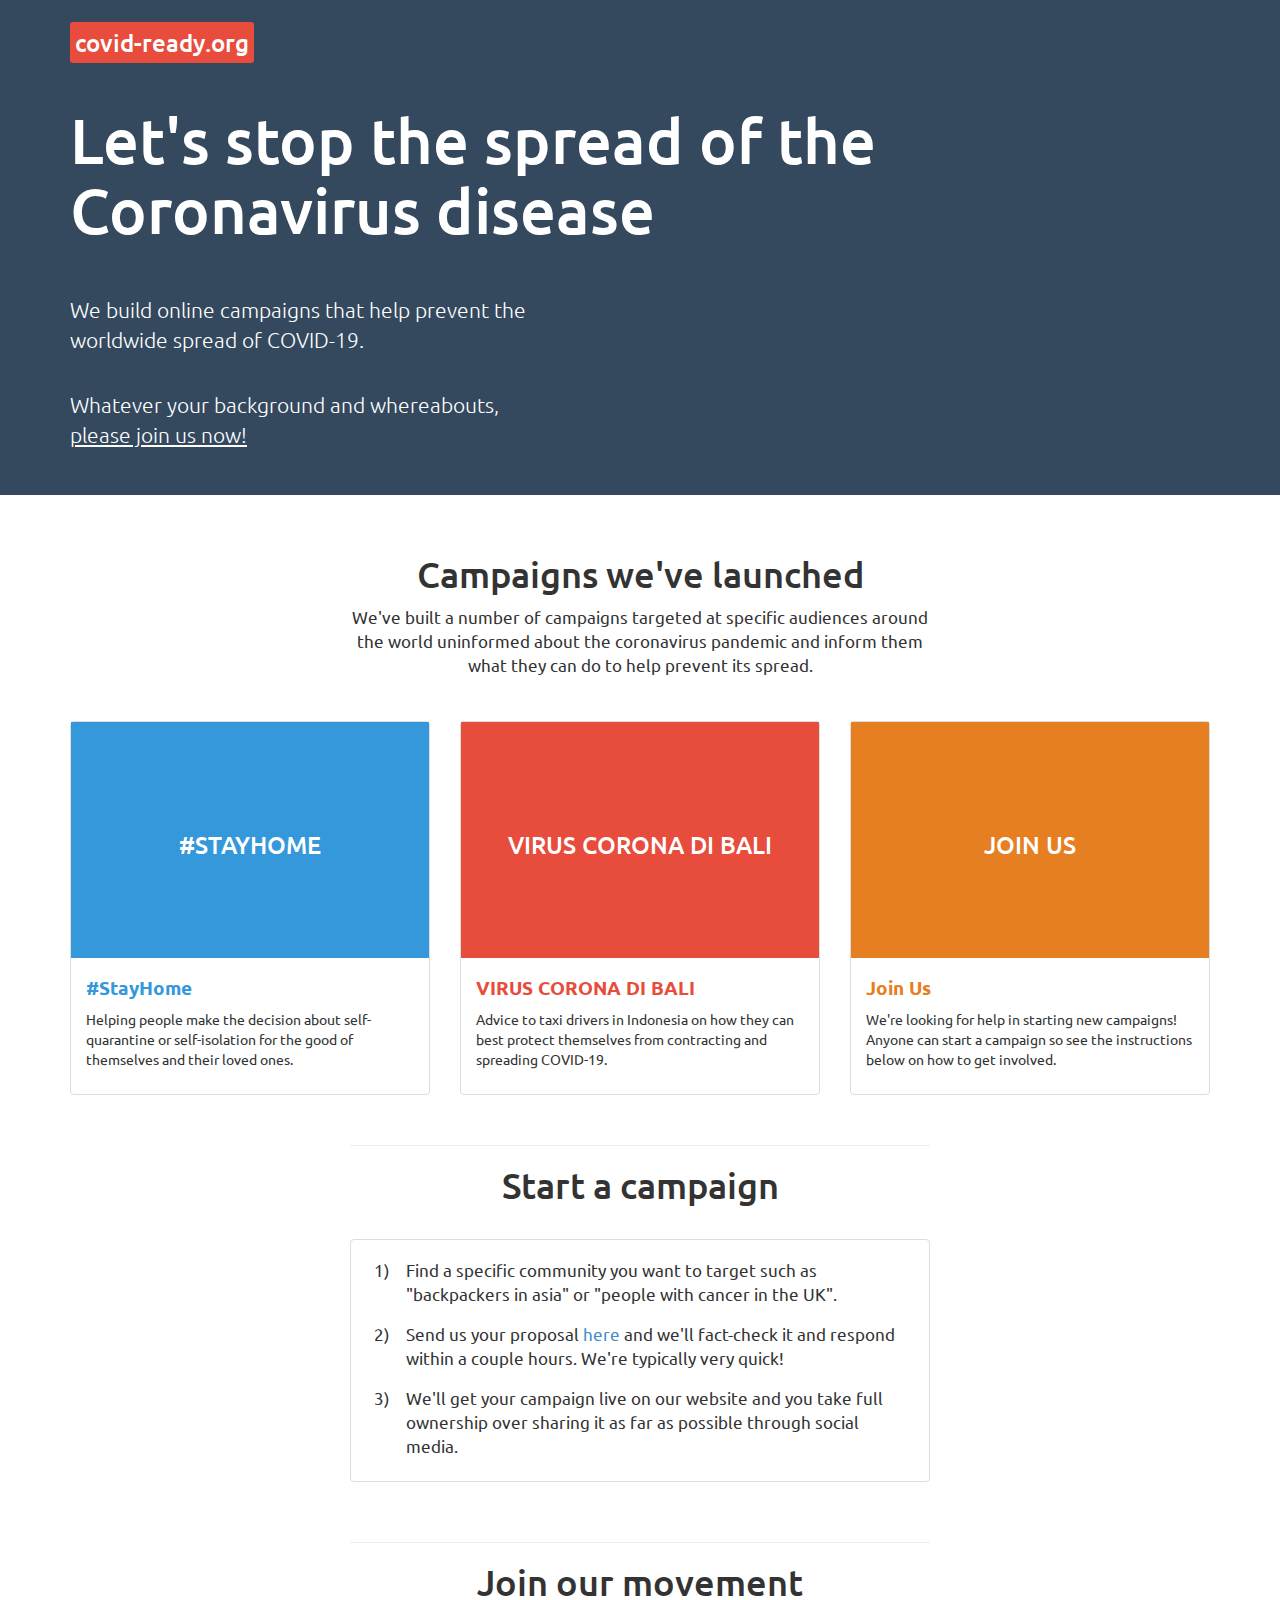
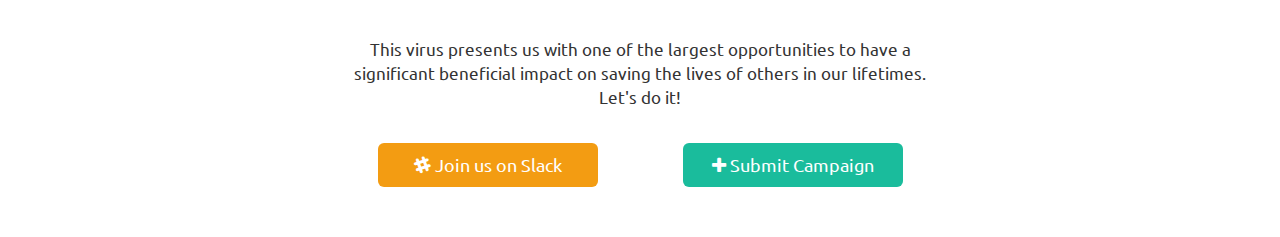
<file: index.html>
<!DOCTYPE html>
<html>

<head>

    <meta charset="utf-8">
    <meta http-equiv="X-UA-Compatible" content="IE=edge">
    <meta name="viewport" content="width=device-width, initial-scale=1">
    <link rel="icon" href="campaigns/images/earth-emoji.png" />

    <!-- seo -->
    <title>covid-ready.org</title>
    <meta property="og:type"    content="website" />
    <meta name="author"         content="covid-ready.org">
    <meta name="keywords"       content="Coronavirus,COVID,COVID-19">
    <meta property="og:title"   content="Let's stop the spread of the Coronavirus disease" />
    <meta name="description"    content="We build online campaigns that help prevent the worldwide spread of COVID-19. Whatever your background, join us now!">
    <meta property="og:url"     content="https://covid-ready.org" />
    <meta property="og:image"   content="https://covid-ready.org/campaigns/images/coronavirus.jpg" />

    <!-- css -->
    <link rel="stylesheet" href="https://maxcdn.bootstrapcdn.com/font-awesome/4.7.0/css/font-awesome.min.css" />
    <link rel="stylesheet" href="https://fonts.googleapis.com/css?family=Ubuntu:400" />
    <link rel="stylesheet" href="css/bootstrap.css" />
    <link rel="stylesheet" href="css/main.css" />
    <link rel="stylesheet" href="https://cdnjs.cloudflare.com/ajax/libs/animate.css/3.7.2/animate.min.css" />

    <!-- Google Analytics -->
    <script async src="https://www.googletagmanager.com/gtag/js?id=UA-132839837-2"></script>
    <script>
      window.dataLayer = window.dataLayer || [];
      function gtag(){dataLayer.push(arguments);}
      gtag('js', new Date());

      gtag('config', 'UA-132839837-2');
    </script>

</head>

<body>

    <div class="jumbotron">
        <div class="container">
            <h3><span class="highlighted">covid-ready.org</span></h3>
            <br>
            <h1>Let's stop the spread of the Coronavirus disease</h1>
            <br>
            <br>
            <div class="row">
                <div class="col-sm-5">
                    <p>We build online campaigns that help prevent the worldwide spread of COVID-19.</p>
                    <p>Whatever your background and whereabouts, <u>please join us now!</u></p>
                </div>
            </div>
        </div>
    </div>

    <div class="container">

        <!-- Campaigns we've launched -->
        <div class="container2">
            <h1>Campaigns we've launched</h1>
            <p>We've built a number of campaigns targeted at specific audiences around the world uninformed  about the coronavirus pandemic and inform them what they can do to help prevent its spread.</p>
            <br>
        </div>

        <!-- tiles -->
        <div class="row">
            <!-- #StayHome -->
            <div class="col-md-4">
                <div class="thumbnail">
                    <a href="https://dontleave.org">
                        <div class="tile" style="background-color: #3498db">
                            <h3>#STAYHOME</h3>
                        </div>
                    </a>
                    <div class="caption">
                        <h3><a href="https://dontleave.org" style="color: #3498db">#StayHome</a></h3>
                        <p>Helping people make the decision about self-quarantine or self-isolation  for the good of themselves and their loved ones.</p>
                    </div>
                </div>
            </div>
            <!-- VIRUS CORONA DI BALI -->
            <div class="col-md-4">
                <div class="thumbnail">
                    <a href="campaigns/virus_corona_di_bali">
                        <div class="tile" style="background-color: #e74c3c">
                            <h3>VIRUS CORONA DI BALI</h3>
                        </div>
                    </a>
                    <div class="caption">
                        <h3><a href="campaigns/virus_corona_di_bali" style="color: #e74c3c">VIRUS CORONA DI BALI</a></h3>
                        <p>Advice to taxi drivers in Indonesia on how they can best protect themselves from contracting and spreading COVID-19.</p>
                    </div>
                </div>
            </div>
            <!-- #JoinUs -->
            <div class="col-md-4">
                <div class="thumbnail">
                    <div class="tile" style="background-color: #e67e22">
                        <h3>JOIN US</h3>
                    </div>
                    <div class="caption">
                        <h3 style="color: #e67e22">Join Us</h3>
                        <p>We're looking for help in starting new campaigns! Anyone can start a campaign so see the instructions below on how to get involved.</p>
                    </div>
                </div>
            </div>
        </div>
        
        <!-- Start a campaign -->
        <div class="container2">
            <hr>
            <h1 class="animated infinite pulse">Start a campaign</h1>
            <br>
            <div class="thumbnail">
                <div class="caption">
                    <table class="table text-left">
                        <tr>
                            <td>1)</td>
                            <td>Find a specific community you want to target such as "backpackers in asia" or "people with cancer in the UK".</td>
                        </tr>
                        <tr>
                            <td>2)</td>
                            <td>Send us your proposal <a href="https://docs.google.com/forms/d/e/1FAIpQLSeab4K_zK6lT_ZWzsJo1he1Le2chmWZK3SR2qcatTDDaSKncQ/viewform">here</a> and we'll fact-check it and respond within a couple hours. We're typically very quick!</td>
                        </tr>
                        <tr>
                            <td>3)</td>
                            <td>We'll get your campaign live on our website and you take full ownership over sharing it as far as possible through social media.</td>
                        </tr>
                    </table>
                </div>
            </div>
            
        </div>

        <!-- Join our movement -->
        <div class="container2">
            <hr>
            <h1>Join our movement</h1>
            <br>
            <p>This virus presents us with one of the largest opportunities to have a significant beneficial impact on saving the lives of others in our lifetimes. Let's do it!</p>
            <br>
            <div class="row">
                <div class="col-md-6">
                    <a href="https://join.slack.com/t/campaignsforgood/shared_invite/zt-clnx2t1v-VFHwtyXhmqzKk2NT_W2Eeg" class="btn btn-success btn-lg" style="background-color: #f39c12;"><i class="fa fa-slack"></i> Join us on Slack</a>
                </div>
                <div class="col-md-6">
                    <a href="https://docs.google.com/forms/d/e/1FAIpQLSeab4K_zK6lT_ZWzsJo1he1Le2chmWZK3SR2qcatTDDaSKncQ/viewform" class="btn btn-primary btn-lg" style="background-color: #1abc9c;"><i class="fa fa-plus"></i> Submit Campaign</a>
                </div>
            </div>
        </div>

</body>

</html>
</file>
<file: css/main.css>
body{
  font-family: 'Ubuntu', sans-serif;
  margin-bottom: 30px;
}
.highlighted{
  background-color: #e74c3c;
  padding: 5px;
  border-radius: 3px;
}
.jumbotron{
  background-color: #34495e;
  color: #fff;
  padding: 10px;
}
.jumbotron p{
  margin-bottom: 35px;
}
.container2{
  max-width: 600px;
  text-align: center;
  font-size: 1.2em;
  margin: auto;
  padding: 10px;   
}
.container2 .btn-lg{
  width: 80%;
  border: none;
  margin-bottom: 10px;
}
.thumbnail{
  padding: 0;
}
.thumbnail .caption h3{
  margin-top: 10px;
  margin-bottom: 10px;
  font-size: 19px;
  font-weight: bold;
}
.thumbnail .caption{
  padding: 15px;
  padding-top: 10px;
}
.tile{
  padding: 90px 40px 90px 40px;
  text-align: center;  
  color: white;
}
a:hover{
  text-decoration: none;
}
.table{
  margin: 0;
}
.table *{
  border: none !important;
}
</file>
